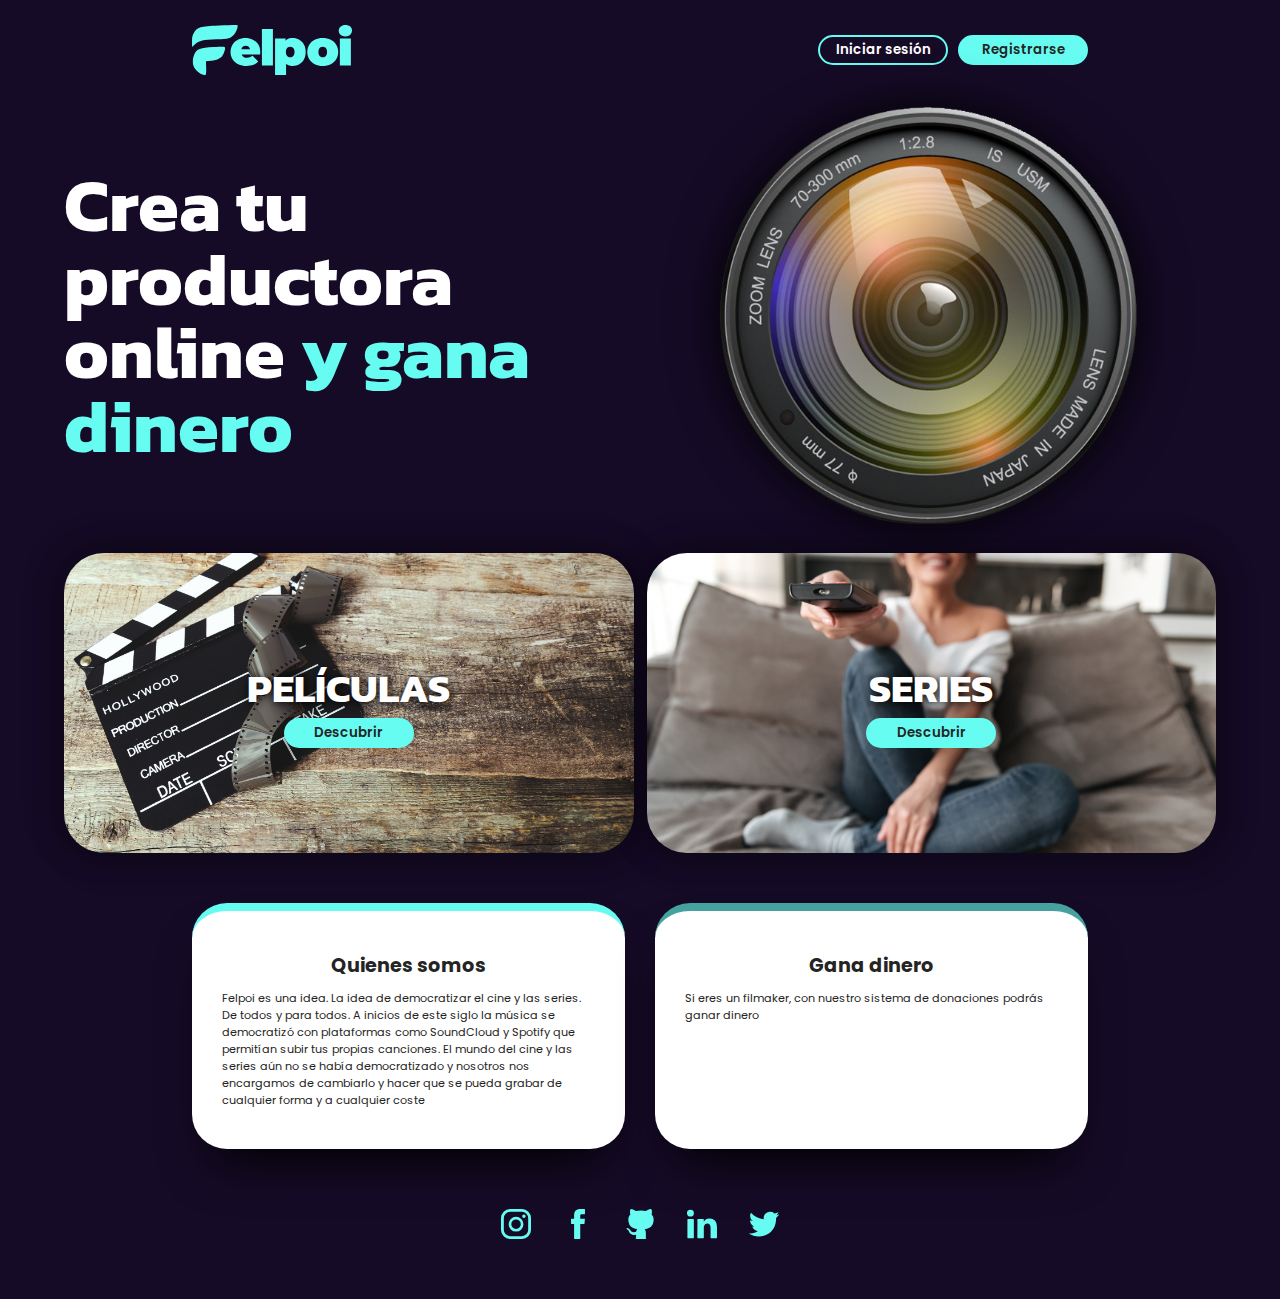
<file: index.html>
<!DOCTYPE html>
<html lang="es">
<head>
    <meta charset="UTF-8">
    <meta http-equiv="X-UA-Compatible" content="IE=edge">
    <meta name="viewport" content="width=device-width, initial-scale=1.0">

    <link rel="preconnect" href="https://fonts.googleapis.com">
    <link rel="preconnect" href="https://fonts.gstatic.com" crossorigin>
    <link href="https://fonts.googleapis.com/css2?family=Kanit:wght@100;200;300;400;500;600;700;800;900&family=Poppins:wght@200;400;600;700;800&display=swap" rel="stylesheet">
    <link rel="stylesheet" href="style.css">
    <link rel="stylesheet" href="./mediaQuery/tablet.css" media="(max-width: 768px)">
    <link rel="stylesheet" href="./" media="(max-width: 425px)">
    <title>Felpoi</title>
</head>
<body>
    <!-- <img class="texture" src="./image/texture2.jpg" alt=""> -->
    <header class="header">
        <nav class="header-container">
            <img class="icon-header" src="./logos/felpoi.svg" alt="">
            <div class="button-container">
                <a href="./login.html"><button class="button2">Iniciar sesión</button></a>
                <a href="./register.html"><button class="button1">Registrarse</button></a>
            </div>
        </nav>
    </header>
<!-- ------------------------------------------------------------ -->
    <main>
        <section class="container-primero">
            <div class="section-primero">
             
                <h1>Crea tu productora online <span class="text-color"> y gana dinero </span></h1>
            
                <img src="./image/lente.png" alt="">
            </div>
            
        </section>

<!-- ------------------------------------------------------------ -->

        <section class="container-segundo">
            <section class="grid-container-segundo">
                    <section class="section-info zoom-effect">
                        <div class="info">
                            <h2>PELÍCULAS</h2>
                            <button class="button1">Descubrir</button>
                        </div>
                    </section>

                    <section class="section-info-2 zoom-effect">
                        <div class="info">
                            <h2>SERIES</h2>
                            <button class="button1">Descubrir</button>
                        </div>
                    </section>
            </section>       
        </section>

<!-- ------------------------------------------------------------ -->
    <section class="container-grid">
        <section class="section-container tercero">

                <div class="box linea1">
                  <h2>Quienes somos</h2>
                  <p>Felpoi es una idea.
                    La idea de democratizar el cine y las series. De todos y para todos.

                    A inicios de este siglo la música se democratizó con plataformas como SoundCloud y Spotify que permitían subir tus propias canciones.

                    El mundo del cine y las series aún no se había democratizado y nosotros nos encargamos de cambiarlo y hacer que se pueda grabar de cualquier forma y a cualquier coste</p>
        
                </div>
            
                <div class="box linea2">
                  <h2>Gana dinero</h2>
                  <p>Si eres un filmaker, con nuestro sistema de donaciones podrás ganar dinero</p>
                </div>

        </section>
    </section>
    
    </main>
<!-- ------------------------------------------------------------ -->
    <footer>
        <div class="redes-container">
            <div class="iconos">
                <ul>
                    <li><a rel="noopener noreferrer" target="_blank" href="https://www.instagram.com/luisbatteur/?hl=es-la"><svg xmlns="http://www.w3.org/2000/svg" viewBox="0 0 48.66 48.66"><defs></defs><title>instagram</title><g id="Capa_2" data-name="Capa 2"><g id="Capa_1-2" data-name="Capa 1"><path d="M37.13,9A2.86,2.86,0,1,0,40,11.82,2.86,2.86,0,0,0,37.13,9ZM24.41,12.63a12,12,0,1,0,12,12A12,12,0,0,0,24.41,12.63Zm0,19.71a7.7,7.7,0,1,1,7.7-7.7A7.7,7.7,0,0,1,24.41,32.34ZM48.66,14.66A14.66,14.66,0,0,0,34,0H14.66A14.66,14.66,0,0,0,0,14.66V34A14.66,14.66,0,0,0,14.66,48.66H34A14.66,14.66,0,0,0,48.66,34ZM44.07,34A10.07,10.07,0,0,1,34,44.07H14.66A10.07,10.07,0,0,1,4.59,34V14.66A10.07,10.07,0,0,1,14.66,4.59H34A10.07,10.07,0,0,1,44.07,14.66Z"/></g></g></svg></a></li>
                    <li><a rel="noopener noreferrer" target="_blank" href="https://www.facebook.com/luisbatteur"><svg xmlns="http://www.w3.org/2000/svg" viewBox="0 0 21.67 46.65"><defs></defs><title>facebook</title><g id="Capa_2" data-name="Capa 2"><g id="Capa_1-2" data-name="Capa 1"><path d="M4.78,23.51V46.06a.58.58,0,0,0,.58.59h8.38a.59.59,0,0,0,.59-.59V23.14H20.4A.58.58,0,0,0,21,22.6l.59-6.9a.59.59,0,0,0-.59-.64H14.33v-4.9A2.08,2.08,0,0,1,16.4,8.08h4.68a.58.58,0,0,0,.59-.59V.59A.58.58,0,0,0,21.08,0h-7.9a8.4,8.4,0,0,0-8.4,8.4v6.66H.59a.58.58,0,0,0-.59.59v6.9a.58.58,0,0,0,.59.59H4.78Z"/></g></g></svg></a></li>
                    <li><a rel="noopener noreferrer" target="_blank" href="https://github.com/luisbatteur"><svg xmlns="http://www.w3.org/2000/svg" viewBox="0 0 43.06 47.54"><defs></defs><title>github</title><g id="Capa_2" data-name="Capa 2"><g id="Capa_1-2" data-name="Capa 1"><path d="M17.32,31.85c-1.1-.19-2.13-.34-3.15-.55a14.91,14.91,0,0,1-6.71-3.09,12.51,12.51,0,0,1-4.12-8,17,17,0,0,1,.08-6.67A11.61,11.61,0,0,1,6,8.62a.6.6,0,0,0,.16-.71A10.85,10.85,0,0,1,6.48.4.6.6,0,0,1,6.94.07a14.59,14.59,0,0,1,2.4.31A20.59,20.59,0,0,1,14.83,3a1.14,1.14,0,0,0,.78.15,30,30,0,0,1,14.68,0,1.38,1.38,0,0,0,1.2-.22A17.94,17.94,0,0,1,37.67.16C39.38-.18,39.54-.1,40,1.56a11.25,11.25,0,0,1,0,6.35.76.76,0,0,0,.11.61,12.3,12.3,0,0,1,3,9.12A18.77,18.77,0,0,1,41.74,24a11.7,11.7,0,0,1-7.89,6.77c-1.62.48-3.3.76-5,1.14,0-.06,0,0,0,0a7.36,7.36,0,0,1,1.94,5.31c0,2.74,0,5.49,0,8.23,0,.86.1,1.59,1.07,1.92l-17.71.17c1-.31,1.21-1.06,1.19-2,0-1.55,0-3.1,0-4.71-.78.1-1.47.21-2.16.27a8.9,8.9,0,0,1-6-1.36,6.69,6.69,0,0,1-2.47-3.08A9.17,9.17,0,0,0,1,32a4.07,4.07,0,0,1-.77-.67c-.37-.43-.27-.75.28-.91a3.54,3.54,0,0,1,2.18.13,6.72,6.72,0,0,1,3.59,3,6.58,6.58,0,0,0,3.65,3.05,7.56,7.56,0,0,0,5.17-.45.45.45,0,0,0,.27-.29A6.86,6.86,0,0,1,17.32,31.85Z"/></g></g></svg></a></li>
                    <li><a rel="noopener noreferrer" target="_blank" href="https://www.linkedin.com/in/luis-alberto-quintero/"><svg xmlns="http://www.w3.org/2000/svg" viewBox="0 0 41.04 39.19"><defs></defs><title>linkedin</title><g id="Capa_2" data-name="Capa 2"><g id="Capa_1-2" data-name="Capa 1"><path d="M41,24v14.5a.65.65,0,0,1-.65.65H32.9a.65.65,0,0,1-.65-.65V25.05c0-3.55-1.27-6-4.45-6a4.81,4.81,0,0,0-4.51,3.21A6.06,6.06,0,0,0,23,24.43V38.54a.65.65,0,0,1-.65.65H14.87a.65.65,0,0,1-.65-.65c0-3.59.09-21,0-25.12a.65.65,0,0,1,.65-.65h7.47a.65.65,0,0,1,.65.65v3.09a.47.47,0,0,1-.06.09H23v-.09a8.74,8.74,0,0,1,7.92-4.36C36.7,12.15,41,15.92,41,24ZM1.22,39.19H8.71a.65.65,0,0,0,.65-.65V13.42a.65.65,0,0,0-.65-.65H1.22a.65.65,0,0,0-.65.65V38.54A.65.65,0,0,0,1.22,39.19Z"/><path d="M9.41,4.7A4.71,4.71,0,1,1,4.7,0,4.71,4.71,0,0,1,9.41,4.7Z"/></g></g></svg></a></li>
                    <li><a rel="noopener noreferrer" target="_blank" href="https://twitter.com/luisbatteur"><svg xmlns="http://www.w3.org/2000/svg" viewBox="0 0 45.36 37.36"><defs></defs><title>twitter</title><g id="Capa_2" data-name="Capa 2"><g id="Capa_1-2" data-name="Capa 1"><path d="M45.19,4.48A18.69,18.69,0,0,1,40.6,5.79c.74-.13,1.83-1.46,2.27-2A8.58,8.58,0,0,0,44.39,1c0-.08.07-.18,0-.24a.25.25,0,0,0-.24,0A23.59,23.59,0,0,1,38.7,2.87a.37.37,0,0,1-.38-.1,4.29,4.29,0,0,0-.47-.48A9.73,9.73,0,0,0,35.21.67a9.17,9.17,0,0,0-4-.65,9.76,9.76,0,0,0-6.93,3.61,9.43,9.43,0,0,0-1.85,3.7,10.09,10.09,0,0,0-.1,3.91c0,.22,0,.25-.19.22C14.63,10.35,8.43,7.67,3.4,1.94c-.22-.25-.34-.25-.51,0-2.21,3.3-1.14,8.6,1.61,11.2.37.35.75.7,1.15,1a9.19,9.19,0,0,1-3.61-1c-.22-.13-.33-.06-.34.19a6.49,6.49,0,0,0,.05,1.07,9.61,9.61,0,0,0,5.91,7.65,5.17,5.17,0,0,0,1.2.36,10.4,10.4,0,0,1-3.54.11c-.25-.05-.35.08-.25.33C6.62,27.12,10,28.38,12.5,29.1c.34.06.68.06,1,.14,0,0,0,0-.06.06-.84,1.27-3.73,2.22-5.08,2.69A18.23,18.23,0,0,1,.66,33c-.41-.06-.5,0-.61,0s0,.17.12.28c.52.35,1.06.66,1.6,1a25.53,25.53,0,0,0,5.16,2.07C16.2,38.83,26.63,37,33.59,30,39.05,24.6,41,17.12,41,9.62c0-.29.35-.45.55-.61a17.7,17.7,0,0,0,3.61-3.77,1.11,1.11,0,0,0,.23-.72v0C45.36,4.36,45.37,4.39,45.19,4.48Z"/><path class="cls-2" d="M13.47,37.2Z"/><path class="cls-2" d="M13.47,37.2Z"/><path class="cls-2" d="M15,37.24c0-.08.8,0,0,0C15,37.2,15.1,37.24,15,37.24Z"/><path class="cls-2" d="M31,.06a.21.21,0,0,1-.19,0Z"/></g></g></svg></a></li>
                </ul>
            </div>
        </div>
    </footer>


</body>
</html>
</file>
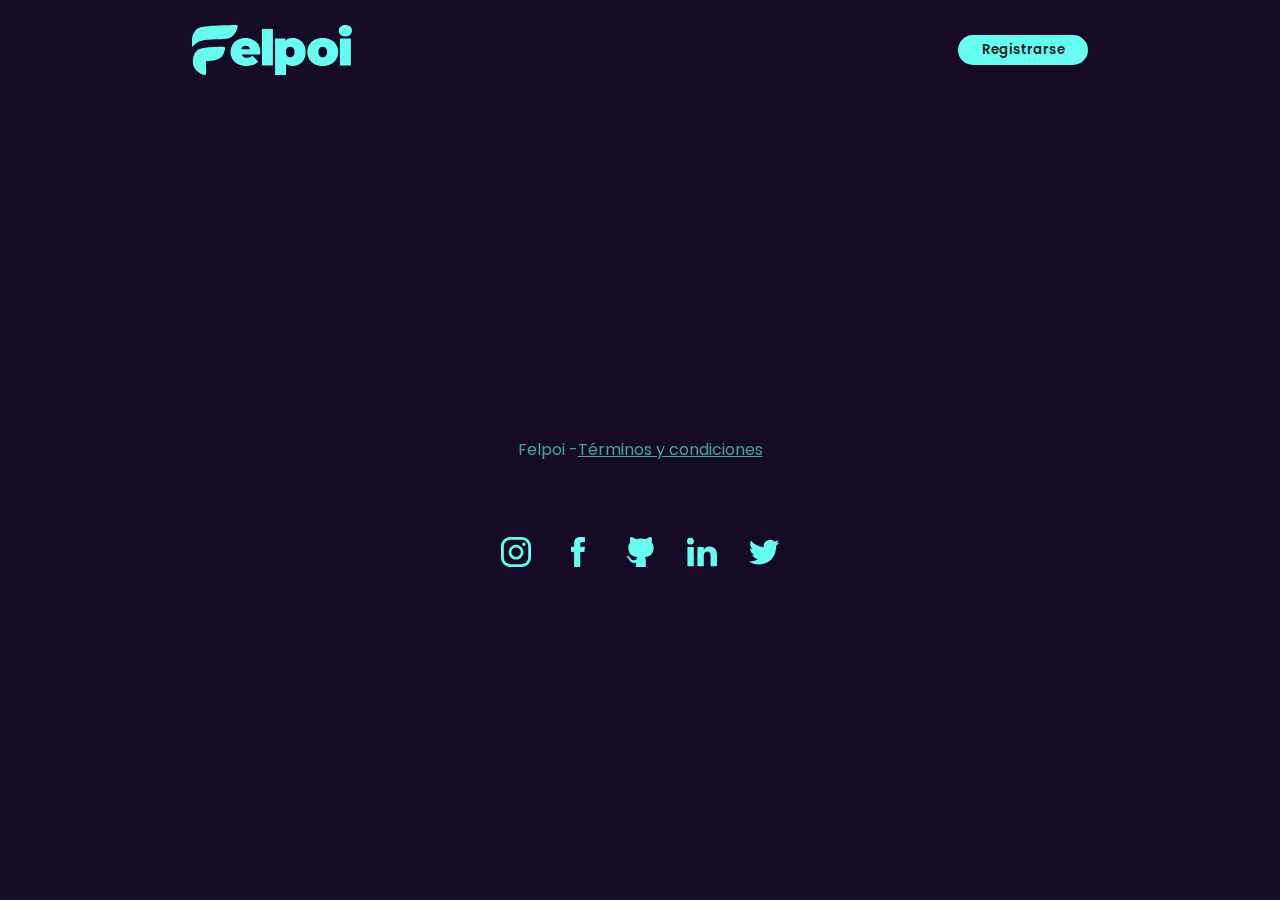
<file: login.html>
<!DOCTYPE html>
<html lang="es">
<head>
    <meta charset="UTF-8">
    <meta http-equiv="X-UA-Compatible" content="IE=edge">
    <meta name="viewport" content="width=device-width, initial-scale=1.0">

    <link rel="preconnect" href="https://fonts.googleapis.com">
    <link rel="preconnect" href="https://fonts.gstatic.com" crossorigin>
    <link href="https://fonts.googleapis.com/css2?family=Kanit:wght@100;200;300;400;500;600;700;800;900&family=Poppins:wght@200;400;600;700;800&display=swap" rel="stylesheet">
    <link rel="stylesheet" href="style.css">
    <link rel="stylesheet" href="formstyle.css">
    <link rel="stylesheet" href="./mediaQuery/tablet.css" media="(max-width: 768px)">
    <link rel="stylesheet" href="./" media="(max-width: 425px)">
    <title>Felpoi</title>
</head>
<body>
    <!-- <img class="texture" src="./image/texture2.jpg" alt=""> -->
    <header class="header">
        <nav class="header-container">
            <img class="icon-header" src="./logos/felpoi.svg"  alt="">
            <div class="button-container">
                <a href="./register.html" rel="noopener noreferrer"><button class="button1">Registrarse</button></a>

            </div>
        </nav>
    </header>
<!-- ------------------------------------------------------------ -->
    <main>

        <div class="form_wrapper">
            <div class="form_container">
              <div class="title_container">
                <h2>Iniciar sesión</h2>
              </div>
              <div class="row clearfix">
                <div class="">
                  <form>
                    <div class="input_field">
                         
                      <input type="email" name="email" placeholder="Correo" required />
                    </div>
                    <div class="input_field">
                      <input type="password" name="password" placeholder="Contraseña" required />
                    </div>
      
                    <input class="button1" type="submit" value="Iniciar sesión" />
                  </form>
                </div>
              </div>
            </div>
          </div>
          <p class="credit">Felpoi -<a href="#" target="_blank">Términos y condiciones</a></p>


    </main>
<!-- ------------------------------------------------------------ -->
    <footer>
        <div class="redes-container">
            <div class="iconos">
                <ul>
                    <li><a target="_blank" href="https://www.instagram.com/luisbatteur/?hl=es-la"><svg xmlns="http://www.w3.org/2000/svg" viewBox="0 0 48.66 48.66"><defs></defs><title>instagram</title><g id="Capa_2" data-name="Capa 2"><g id="Capa_1-2" data-name="Capa 1"><path d="M37.13,9A2.86,2.86,0,1,0,40,11.82,2.86,2.86,0,0,0,37.13,9ZM24.41,12.63a12,12,0,1,0,12,12A12,12,0,0,0,24.41,12.63Zm0,19.71a7.7,7.7,0,1,1,7.7-7.7A7.7,7.7,0,0,1,24.41,32.34ZM48.66,14.66A14.66,14.66,0,0,0,34,0H14.66A14.66,14.66,0,0,0,0,14.66V34A14.66,14.66,0,0,0,14.66,48.66H34A14.66,14.66,0,0,0,48.66,34ZM44.07,34A10.07,10.07,0,0,1,34,44.07H14.66A10.07,10.07,0,0,1,4.59,34V14.66A10.07,10.07,0,0,1,14.66,4.59H34A10.07,10.07,0,0,1,44.07,14.66Z"/></g></g></svg></a></li>
                    <li><a target="_blank" href="https://www.facebook.com/luisbatteur"><svg xmlns="http://www.w3.org/2000/svg" viewBox="0 0 21.67 46.65"><defs></defs><title>facebook</title><g id="Capa_2" data-name="Capa 2"><g id="Capa_1-2" data-name="Capa 1"><path d="M4.78,23.51V46.06a.58.58,0,0,0,.58.59h8.38a.59.59,0,0,0,.59-.59V23.14H20.4A.58.58,0,0,0,21,22.6l.59-6.9a.59.59,0,0,0-.59-.64H14.33v-4.9A2.08,2.08,0,0,1,16.4,8.08h4.68a.58.58,0,0,0,.59-.59V.59A.58.58,0,0,0,21.08,0h-7.9a8.4,8.4,0,0,0-8.4,8.4v6.66H.59a.58.58,0,0,0-.59.59v6.9a.58.58,0,0,0,.59.59H4.78Z"/></g></g></svg></a></li>
                    <li><a target="_blank" href="https://github.com/luisbatteur"><svg xmlns="http://www.w3.org/2000/svg" viewBox="0 0 43.06 47.54"><defs></defs><title>github</title><g id="Capa_2" data-name="Capa 2"><g id="Capa_1-2" data-name="Capa 1"><path d="M17.32,31.85c-1.1-.19-2.13-.34-3.15-.55a14.91,14.91,0,0,1-6.71-3.09,12.51,12.51,0,0,1-4.12-8,17,17,0,0,1,.08-6.67A11.61,11.61,0,0,1,6,8.62a.6.6,0,0,0,.16-.71A10.85,10.85,0,0,1,6.48.4.6.6,0,0,1,6.94.07a14.59,14.59,0,0,1,2.4.31A20.59,20.59,0,0,1,14.83,3a1.14,1.14,0,0,0,.78.15,30,30,0,0,1,14.68,0,1.38,1.38,0,0,0,1.2-.22A17.94,17.94,0,0,1,37.67.16C39.38-.18,39.54-.1,40,1.56a11.25,11.25,0,0,1,0,6.35.76.76,0,0,0,.11.61,12.3,12.3,0,0,1,3,9.12A18.77,18.77,0,0,1,41.74,24a11.7,11.7,0,0,1-7.89,6.77c-1.62.48-3.3.76-5,1.14,0-.06,0,0,0,0a7.36,7.36,0,0,1,1.94,5.31c0,2.74,0,5.49,0,8.23,0,.86.1,1.59,1.07,1.92l-17.71.17c1-.31,1.21-1.06,1.19-2,0-1.55,0-3.1,0-4.71-.78.1-1.47.21-2.16.27a8.9,8.9,0,0,1-6-1.36,6.69,6.69,0,0,1-2.47-3.08A9.17,9.17,0,0,0,1,32a4.07,4.07,0,0,1-.77-.67c-.37-.43-.27-.75.28-.91a3.54,3.54,0,0,1,2.18.13,6.72,6.72,0,0,1,3.59,3,6.58,6.58,0,0,0,3.65,3.05,7.56,7.56,0,0,0,5.17-.45.45.45,0,0,0,.27-.29A6.86,6.86,0,0,1,17.32,31.85Z"/></g></g></svg></a></li>
                    <li><a target="_blank" href="https://www.linkedin.com/in/luis-alberto-quintero/"><svg xmlns="http://www.w3.org/2000/svg" viewBox="0 0 41.04 39.19"><defs></defs><title>linkedin</title><g id="Capa_2" data-name="Capa 2"><g id="Capa_1-2" data-name="Capa 1"><path d="M41,24v14.5a.65.65,0,0,1-.65.65H32.9a.65.65,0,0,1-.65-.65V25.05c0-3.55-1.27-6-4.45-6a4.81,4.81,0,0,0-4.51,3.21A6.06,6.06,0,0,0,23,24.43V38.54a.65.65,0,0,1-.65.65H14.87a.65.65,0,0,1-.65-.65c0-3.59.09-21,0-25.12a.65.65,0,0,1,.65-.65h7.47a.65.65,0,0,1,.65.65v3.09a.47.47,0,0,1-.06.09H23v-.09a8.74,8.74,0,0,1,7.92-4.36C36.7,12.15,41,15.92,41,24ZM1.22,39.19H8.71a.65.65,0,0,0,.65-.65V13.42a.65.65,0,0,0-.65-.65H1.22a.65.65,0,0,0-.65.65V38.54A.65.65,0,0,0,1.22,39.19Z"/><path d="M9.41,4.7A4.71,4.71,0,1,1,4.7,0,4.71,4.71,0,0,1,9.41,4.7Z"/></g></g></svg></a></li>
                    <li><a target="_blank" href="https://twitter.com/luisbatteur"><svg xmlns="http://www.w3.org/2000/svg" viewBox="0 0 45.36 37.36"><defs></defs><title>twitter</title><g id="Capa_2" data-name="Capa 2"><g id="Capa_1-2" data-name="Capa 1"><path d="M45.19,4.48A18.69,18.69,0,0,1,40.6,5.79c.74-.13,1.83-1.46,2.27-2A8.58,8.58,0,0,0,44.39,1c0-.08.07-.18,0-.24a.25.25,0,0,0-.24,0A23.59,23.59,0,0,1,38.7,2.87a.37.37,0,0,1-.38-.1,4.29,4.29,0,0,0-.47-.48A9.73,9.73,0,0,0,35.21.67a9.17,9.17,0,0,0-4-.65,9.76,9.76,0,0,0-6.93,3.61,9.43,9.43,0,0,0-1.85,3.7,10.09,10.09,0,0,0-.1,3.91c0,.22,0,.25-.19.22C14.63,10.35,8.43,7.67,3.4,1.94c-.22-.25-.34-.25-.51,0-2.21,3.3-1.14,8.6,1.61,11.2.37.35.75.7,1.15,1a9.19,9.19,0,0,1-3.61-1c-.22-.13-.33-.06-.34.19a6.49,6.49,0,0,0,.05,1.07,9.61,9.61,0,0,0,5.91,7.65,5.17,5.17,0,0,0,1.2.36,10.4,10.4,0,0,1-3.54.11c-.25-.05-.35.08-.25.33C6.62,27.12,10,28.38,12.5,29.1c.34.06.68.06,1,.14,0,0,0,0-.06.06-.84,1.27-3.73,2.22-5.08,2.69A18.23,18.23,0,0,1,.66,33c-.41-.06-.5,0-.61,0s0,.17.12.28c.52.35,1.06.66,1.6,1a25.53,25.53,0,0,0,5.16,2.07C16.2,38.83,26.63,37,33.59,30,39.05,24.6,41,17.12,41,9.62c0-.29.35-.45.55-.61a17.7,17.7,0,0,0,3.61-3.77,1.11,1.11,0,0,0,.23-.72v0C45.36,4.36,45.37,4.39,45.19,4.48Z"/><path class="cls-2" d="M13.47,37.2Z"/><path class="cls-2" d="M13.47,37.2Z"/><path class="cls-2" d="M15,37.24c0-.08.8,0,0,0C15,37.2,15.1,37.24,15,37.24Z"/><path class="cls-2" d="M31,.06a.21.21,0,0,1-.19,0Z"/></g></g></svg></a></li>
                </ul>
            </div>
        </div>
    </footer>


</body>
</html>
</file>
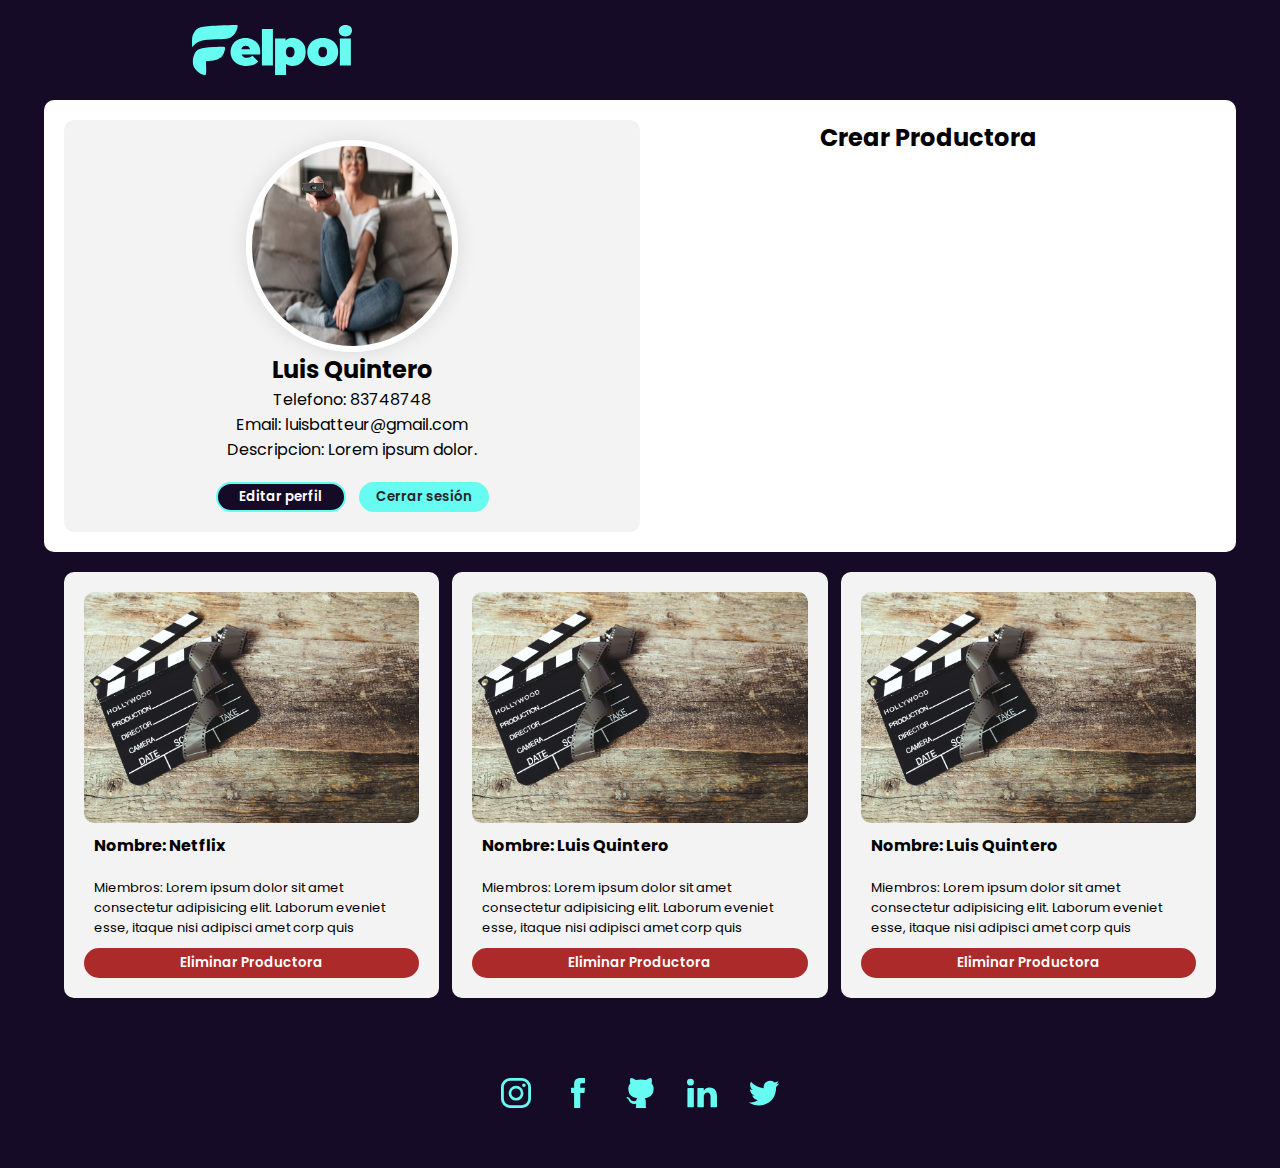
<file: perfil.html>
<!DOCTYPE html>
<html lang="es">
<head>
    <meta charset="UTF-8">
    <meta http-equiv="X-UA-Compatible" content="IE=edge">
    <meta name="viewport" content="width=device-width, initial-scale=1.0">

    <link rel="preconnect" href="https://fonts.googleapis.com">
    <link rel="preconnect" href="https://fonts.gstatic.com" crossorigin>
    <link href="https://fonts.googleapis.com/css2?family=Kanit:wght@100;200;300;400;500;600;700;800;900&family=Poppins:wght@200;400;600;700;800&display=swap" rel="stylesheet">
    <link rel="stylesheet" href="style.css">
    <link rel="stylesheet" href="./formstyle.css">
    <link rel="stylesheet" href="./stylesperfil.css">
    <link rel="stylesheet" href="./mediaQuery/tablet.css" media="(max-width: 768px)">
    <link rel="stylesheet" href="./" media="(max-width: 425px)">
    <title>Mi perfil</title>
</head>
<body>
    <!-- <img class="texture" src="./image/texture2.jpg" alt=""> -->
    <header class="header">
        <nav class="header-container">
            <img class="icon-header" src="./logos/felpoi.svg"  alt="">
        </nav>
    </header>
<!-- ------------------------------------------------------------ -->
    <main>
       <section class="perfil-container">
        <section class="perfil-container-grid">
            <div class="info-perfil">
                <div class="img-perfil">
                    <img src="./image/series.jpg" alt="">
                </div>
                    <h2 class="nombre">Luis Quintero</h2>
                    <p class="phone">Telefono: 83748748</p>
                    <p class="email">Email: luisbatteur@gmail.com</p>
                    <p class="description">Descripcion: Lorem ipsum dolor.</p>
                    <div class="btn-container">
                        <a href=""><button class="button2">Editar perfil</button></a>
                        <a href=""><button class="button1">Cerrar sesión</button></a>
                    </div>
            </div>
            <div class="form-productora">
                <h2>Crear Productora</h2>
                <div class="form_wrapper">
                    <div class="form_container">
                      <div class="row clearfix">
                        <div class="">
                          <form>
                            <div class="input_field">
                                <input type="text" name="name" placeholder="Nombre" />
                            </div>
                            <div class="input_field">
                                <input type="text" name="members" placeholder="Miembros" required />
                            </div>
              
                            <div class="container-input">
                                <input type="file" name="file-1" id="file-1" class="inputfile inputfile-1" data-multiple-caption="{count} archivos seleccionados" multiple />
                                <label for="file-1">
                                <svg xmlns="http://www.w3.org/2000/svg" class="iborrainputfile" width="20" height="17" viewBox="0 0 20 17"><path d="M10 0l-5.2 4.9h3.3v5.1h3.8v-5.1h3.3l-5.2-4.9zm9.3 11.5l-3.2-2.1h-2l3.4 2.6h-3.5c-.1 0-.2.1-.2.1l-.8 2.3h-6l-.8-2.2c-.1-.1-.1-.2-.2-.2h-3.6l3.4-2.6h-2l-3.2 2.1c-.4.3-.7 1-.6 1.5l.6 3.1c.1.5.7.9 1.2.9h16.3c.6 0 1.1-.4 1.3-.9l.6-3.1c.1-.5-.2-1.2-.7-1.5z"></path></svg>
                                <span class="iborrainputfile">Logo</span>
                                </label>
                                </div>
        
                            <input class="button1" type="submit" value="Guardar" />
                          </form>
                        </div>
                      </div>
                    </div>
                  </div>
            </div>
        </section>        
       </section>

       <section class="productoras-container">
          <section class="productoras-grid">
            <div class="productoras-card">
              <div class="img-card"><img src="./image/peliculas.jpg" alt=""></div>
              <div class="info-card">
                <h4>Nombre: Netflix</h4>
                <p>Miembros: Lorem ipsum dolor sit amet consectetur adipisicing elit. Laborum eveniet esse, itaque nisi adipisci amet corp quis</p>
                <a href=""><button class="button3">Eliminar Productora</button></a>
              </div>
            </div>

            <div class="productoras-card">
              <div class="img-card"><img src="./image/peliculas.jpg" alt=""></div>
              <div class="info-card">
                <h4>Nombre: Luis Quintero</h4>
                <p>Miembros: Lorem ipsum dolor sit amet consectetur adipisicing elit. Laborum eveniet esse, itaque nisi adipisci amet corp quis</p>
                <a href=""><button class="button3">Eliminar Productora</button></a>
              </div>
            </div>

            <div class="productoras-card">
              <div class="img-card"><img src="./image/peliculas.jpg" alt=""></div>
              <div class="info-card">
                <h4>Nombre: Luis Quintero</h4>
                <p>Miembros: Lorem ipsum dolor sit amet consectetur adipisicing elit. Laborum eveniet esse, itaque nisi adipisci amet corp quis</p>
                <a href=""><button class="button3">Eliminar Productora</button></a>
              </div>
            </div>

          </section>
       </section>
    
    </main>
<!-- ------------------------------------------------------------ -->
    <footer>
        <div class="redes-container">
            <div class="iconos">
                <ul>
                    <li><a rel="noopener noreferrer" target="_blank" href="https://www.instagram.com/luisbatteur/?hl=es-la"><svg xmlns="http://www.w3.org/2000/svg" viewBox="0 0 48.66 48.66"><defs></defs><title>instagram</title><g id="Capa_2" data-name="Capa 2"><g id="Capa_1-2" data-name="Capa 1"><path d="M37.13,9A2.86,2.86,0,1,0,40,11.82,2.86,2.86,0,0,0,37.13,9ZM24.41,12.63a12,12,0,1,0,12,12A12,12,0,0,0,24.41,12.63Zm0,19.71a7.7,7.7,0,1,1,7.7-7.7A7.7,7.7,0,0,1,24.41,32.34ZM48.66,14.66A14.66,14.66,0,0,0,34,0H14.66A14.66,14.66,0,0,0,0,14.66V34A14.66,14.66,0,0,0,14.66,48.66H34A14.66,14.66,0,0,0,48.66,34ZM44.07,34A10.07,10.07,0,0,1,34,44.07H14.66A10.07,10.07,0,0,1,4.59,34V14.66A10.07,10.07,0,0,1,14.66,4.59H34A10.07,10.07,0,0,1,44.07,14.66Z"/></g></g></svg></a></li>
                    <li><a rel="noopener noreferrer" target="_blank" href="https://www.facebook.com/luisbatteur"><svg xmlns="http://www.w3.org/2000/svg" viewBox="0 0 21.67 46.65"><defs></defs><title>facebook</title><g id="Capa_2" data-name="Capa 2"><g id="Capa_1-2" data-name="Capa 1"><path d="M4.78,23.51V46.06a.58.58,0,0,0,.58.59h8.38a.59.59,0,0,0,.59-.59V23.14H20.4A.58.58,0,0,0,21,22.6l.59-6.9a.59.59,0,0,0-.59-.64H14.33v-4.9A2.08,2.08,0,0,1,16.4,8.08h4.68a.58.58,0,0,0,.59-.59V.59A.58.58,0,0,0,21.08,0h-7.9a8.4,8.4,0,0,0-8.4,8.4v6.66H.59a.58.58,0,0,0-.59.59v6.9a.58.58,0,0,0,.59.59H4.78Z"/></g></g></svg></a></li>
                    <li><a rel="noopener noreferrer" target="_blank" href="https://github.com/luisbatteur"><svg xmlns="http://www.w3.org/2000/svg" viewBox="0 0 43.06 47.54"><defs></defs><title>github</title><g id="Capa_2" data-name="Capa 2"><g id="Capa_1-2" data-name="Capa 1"><path d="M17.32,31.85c-1.1-.19-2.13-.34-3.15-.55a14.91,14.91,0,0,1-6.71-3.09,12.51,12.51,0,0,1-4.12-8,17,17,0,0,1,.08-6.67A11.61,11.61,0,0,1,6,8.62a.6.6,0,0,0,.16-.71A10.85,10.85,0,0,1,6.48.4.6.6,0,0,1,6.94.07a14.59,14.59,0,0,1,2.4.31A20.59,20.59,0,0,1,14.83,3a1.14,1.14,0,0,0,.78.15,30,30,0,0,1,14.68,0,1.38,1.38,0,0,0,1.2-.22A17.94,17.94,0,0,1,37.67.16C39.38-.18,39.54-.1,40,1.56a11.25,11.25,0,0,1,0,6.35.76.76,0,0,0,.11.61,12.3,12.3,0,0,1,3,9.12A18.77,18.77,0,0,1,41.74,24a11.7,11.7,0,0,1-7.89,6.77c-1.62.48-3.3.76-5,1.14,0-.06,0,0,0,0a7.36,7.36,0,0,1,1.94,5.31c0,2.74,0,5.49,0,8.23,0,.86.1,1.59,1.07,1.92l-17.71.17c1-.31,1.21-1.06,1.19-2,0-1.55,0-3.1,0-4.71-.78.1-1.47.21-2.16.27a8.9,8.9,0,0,1-6-1.36,6.69,6.69,0,0,1-2.47-3.08A9.17,9.17,0,0,0,1,32a4.07,4.07,0,0,1-.77-.67c-.37-.43-.27-.75.28-.91a3.54,3.54,0,0,1,2.18.13,6.72,6.72,0,0,1,3.59,3,6.58,6.58,0,0,0,3.65,3.05,7.56,7.56,0,0,0,5.17-.45.45.45,0,0,0,.27-.29A6.86,6.86,0,0,1,17.32,31.85Z"/></g></g></svg></a></li>
                    <li><a rel="noopener noreferrer" target="_blank" href="https://www.linkedin.com/in/luis-alberto-quintero/"><svg xmlns="http://www.w3.org/2000/svg" viewBox="0 0 41.04 39.19"><defs></defs><title>linkedin</title><g id="Capa_2" data-name="Capa 2"><g id="Capa_1-2" data-name="Capa 1"><path d="M41,24v14.5a.65.65,0,0,1-.65.65H32.9a.65.65,0,0,1-.65-.65V25.05c0-3.55-1.27-6-4.45-6a4.81,4.81,0,0,0-4.51,3.21A6.06,6.06,0,0,0,23,24.43V38.54a.65.65,0,0,1-.65.65H14.87a.65.65,0,0,1-.65-.65c0-3.59.09-21,0-25.12a.65.65,0,0,1,.65-.65h7.47a.65.65,0,0,1,.65.65v3.09a.47.47,0,0,1-.06.09H23v-.09a8.74,8.74,0,0,1,7.92-4.36C36.7,12.15,41,15.92,41,24ZM1.22,39.19H8.71a.65.65,0,0,0,.65-.65V13.42a.65.65,0,0,0-.65-.65H1.22a.65.65,0,0,0-.65.65V38.54A.65.65,0,0,0,1.22,39.19Z"/><path d="M9.41,4.7A4.71,4.71,0,1,1,4.7,0,4.71,4.71,0,0,1,9.41,4.7Z"/></g></g></svg></a></li>
                    <li><a rel="noopener noreferrer" target="_blank" href="https://twitter.com/luisbatteur"><svg xmlns="http://www.w3.org/2000/svg" viewBox="0 0 45.36 37.36"><defs></defs><title>twitter</title><g id="Capa_2" data-name="Capa 2"><g id="Capa_1-2" data-name="Capa 1"><path d="M45.19,4.48A18.69,18.69,0,0,1,40.6,5.79c.74-.13,1.83-1.46,2.27-2A8.58,8.58,0,0,0,44.39,1c0-.08.07-.18,0-.24a.25.25,0,0,0-.24,0A23.59,23.59,0,0,1,38.7,2.87a.37.37,0,0,1-.38-.1,4.29,4.29,0,0,0-.47-.48A9.73,9.73,0,0,0,35.21.67a9.17,9.17,0,0,0-4-.65,9.76,9.76,0,0,0-6.93,3.61,9.43,9.43,0,0,0-1.85,3.7,10.09,10.09,0,0,0-.1,3.91c0,.22,0,.25-.19.22C14.63,10.35,8.43,7.67,3.4,1.94c-.22-.25-.34-.25-.51,0-2.21,3.3-1.14,8.6,1.61,11.2.37.35.75.7,1.15,1a9.19,9.19,0,0,1-3.61-1c-.22-.13-.33-.06-.34.19a6.49,6.49,0,0,0,.05,1.07,9.61,9.61,0,0,0,5.91,7.65,5.17,5.17,0,0,0,1.2.36,10.4,10.4,0,0,1-3.54.11c-.25-.05-.35.08-.25.33C6.62,27.12,10,28.38,12.5,29.1c.34.06.68.06,1,.14,0,0,0,0-.06.06-.84,1.27-3.73,2.22-5.08,2.69A18.23,18.23,0,0,1,.66,33c-.41-.06-.5,0-.61,0s0,.17.12.28c.52.35,1.06.66,1.6,1a25.53,25.53,0,0,0,5.16,2.07C16.2,38.83,26.63,37,33.59,30,39.05,24.6,41,17.12,41,9.62c0-.29.35-.45.55-.61a17.7,17.7,0,0,0,3.61-3.77,1.11,1.11,0,0,0,.23-.72v0C45.36,4.36,45.37,4.39,45.19,4.48Z"/><path class="cls-2" d="M13.47,37.2Z"/><path class="cls-2" d="M13.47,37.2Z"/><path class="cls-2" d="M15,37.24c0-.08.8,0,0,0C15,37.2,15.1,37.24,15,37.24Z"/><path class="cls-2" d="M31,.06a.21.21,0,0,1-.19,0Z"/></g></g></svg></a></li>
                </ul>
            </div>
        </div>
    </footer>

    <script>
        (function (document, window, index) {
        var inputs = document.querySelectorAll(".inputfile");
        Array.prototype.forEach.call(inputs, function (input) {
          var label = input.nextElementSibling,
            labelVal = label.innerHTML;
      
          input.addEventListener("change", function (e) {
            var fileName = "";
            if (this.files && this.files.length > 1)
              fileName = (this.getAttribute("data-multiple-caption") || "").replace(
                "{count}",
                this.files.length
              );
            else fileName = e.target.value.split("\\").pop();
      
            if (fileName) label.querySelector("span").innerHTML = fileName;
            else label.innerHTML = labelVal;
          });
        });
      })(document, window, 0);
      </script>
</body>
</html>
</file>
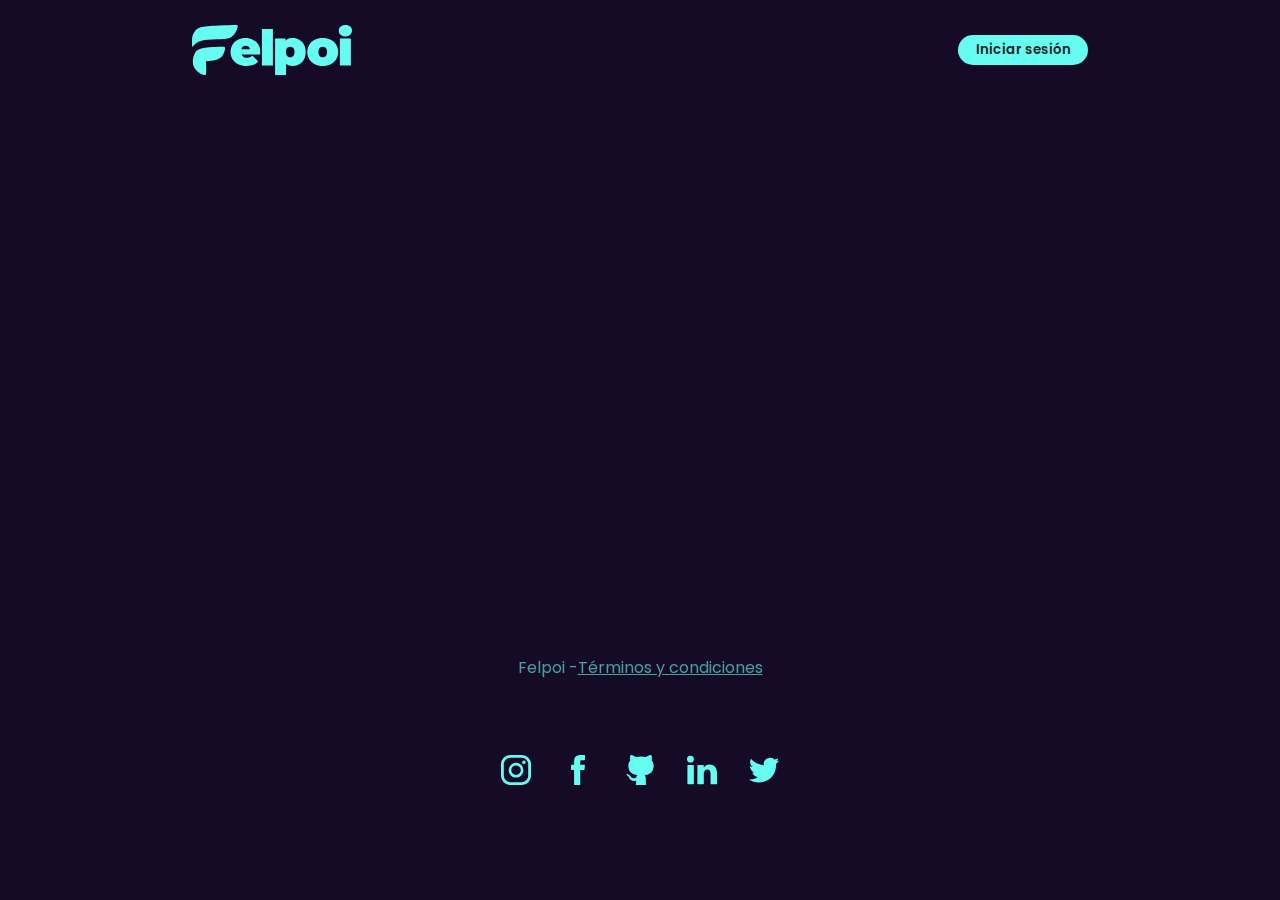
<file: register.html>
<!DOCTYPE html>
<html lang="es">
<head>
    <meta charset="UTF-8">
    <meta http-equiv="X-UA-Compatible" content="IE=edge">
    <meta name="viewport" content="width=device-width, initial-scale=1.0">

    <link rel="preconnect" href="https://fonts.googleapis.com">
    <link rel="preconnect" href="https://fonts.gstatic.com" crossorigin>
    <link href="https://fonts.googleapis.com/css2?family=Kanit:wght@100;200;300;400;500;600;700;800;900&family=Poppins:wght@200;400;600;700;800&display=swap" rel="stylesheet">
    <link rel="stylesheet" href="style.css">
    <link rel="stylesheet" href="formstyle.css">
    <link rel="stylesheet" href="./mediaQuery/tablet.css" media="(max-width: 768px)">
    <link rel="stylesheet" href="./" media="(max-width: 425px)">
    <title>Felpoi</title>
</head>
<body>
    <!-- <img class="texture" src="./image/texture2.jpg" alt=""> -->
    <header class="header">
        <nav class="header-container">
            <img class="icon-header" src="./logos/felpoi.svg" alt="">
            <div class="button-container">

                <a href="./login.html"><button class="button1">Iniciar sesión</button></a>
            </div>
        </nav>
    </header>
<!-- ------------------------------------------------------------ -->
    <main>

        <div class="form_wrapper">
            <div class="form_container">
              <div class="title_container">
                <h2>Registro</h2>
              </div>
              <div class="row clearfix">
                <div class="">
                  <form>
                      <div class="row clearfix">
                        <div class="col_half">
                          <div class="input_field">
                            <input type="text" name="name" placeholder="Nombre" />
                          </div>
                        </div>
                        <div class="col_half">
                          <div class="input_field">
                            <input type="text" name="name" placeholder="Apellido" required />
                          </div>
                        </div>
                      </div>
                    <div class="input_field">
                         
                      <input type="email" name="email" placeholder="Correo" required />
                    </div>
                    <div class="input_field">
                      <input type="password" name="password" placeholder="Contraseña" required />
                    </div>
                    <div class="input_field">
                      <input type="tel" name="phone" placeholder="Teléfono" required />
                    </div>
                    <div class="container-input">
                      <input type="file" name="file-1" id="file-1" class="inputfile inputfile-1" data-multiple-caption="{count} archivos seleccionados" multiple />
                      <label for="file-1">
                      <svg xmlns="http://www.w3.org/2000/svg" class="iborrainputfile" width="20" height="17" viewBox="0 0 20 17"><path d="M10 0l-5.2 4.9h3.3v5.1h3.8v-5.1h3.3l-5.2-4.9zm9.3 11.5l-3.2-2.1h-2l3.4 2.6h-3.5c-.1 0-.2.1-.2.1l-.8 2.3h-6l-.8-2.2c-.1-.1-.1-.2-.2-.2h-3.6l3.4-2.6h-2l-3.2 2.1c-.4.3-.7 1-.6 1.5l.6 3.1c.1.5.7.9 1.2.9h16.3c.6 0 1.1-.4 1.3-.9l.6-3.1c.1-.5-.2-1.2-.7-1.5z"></path></svg>
                      <span class="iborrainputfile">Foto de perfil</span>
                      </label>
                      </div>
                    <!-- <div class="input_field"> 
                      <input type="password" name="password" placeholder="Confirme contraseña" required />
                    </div> -->
                          <!-- <div class="input_field radio_option">
                        <input type="radio" name="radiogroup1" id="rd1">
                        <label for="rd1">Hombre</label>
                        <input type="radio" name="radiogroup1" id="rd2">
                        <label for="rd2">Mujer</label>
                        </div> 
                        <div class="input_field select_option">
                          <select>
                            <option>Selecione país</option>
                            <option>Option 1</option>
                            <option>Option 2</option>
                          </select>
                          <div class="select_arrow"></div>
                        </div> -->

                      <div class="input_field checkbox_option">
                          <input type="checkbox" id="cb1">
                          <label for="cb1">Estoy de acuerdo con los términos y condiciones</label>
                      </div>
                   
                      
                    <input class="button1" type="submit" value="Enviar" />
                  </form>
                </div>
              </div>
            </div>
          </div>
          <p class="credit">Felpoi -<a href="#" target="_blank">Términos y condiciones</a></p>

<script>
  (function (document, window, index) {
  var inputs = document.querySelectorAll(".inputfile");
  Array.prototype.forEach.call(inputs, function (input) {
    var label = input.nextElementSibling,
      labelVal = label.innerHTML;

    input.addEventListener("change", function (e) {
      var fileName = "";
      if (this.files && this.files.length > 1)
        fileName = (this.getAttribute("data-multiple-caption") || "").replace(
          "{count}",
          this.files.length
        );
      else fileName = e.target.value.split("\\").pop();

      if (fileName) label.querySelector("span").innerHTML = fileName;
      else label.innerHTML = labelVal;
    });
  });
})(document, window, 0);
</script>
    </main>
<!-- ------------------------------------------------------------ -->
    <footer>
        <div class="redes-container">
            <div class="iconos">
                <ul>
                    <li><a target="_blank" href="https://www.instagram.com/luisbatteur/?hl=es-la"><svg xmlns="http://www.w3.org/2000/svg" viewBox="0 0 48.66 48.66"><defs></defs><title>instagram</title><g id="Capa_2" data-name="Capa 2"><g id="Capa_1-2" data-name="Capa 1"><path d="M37.13,9A2.86,2.86,0,1,0,40,11.82,2.86,2.86,0,0,0,37.13,9ZM24.41,12.63a12,12,0,1,0,12,12A12,12,0,0,0,24.41,12.63Zm0,19.71a7.7,7.7,0,1,1,7.7-7.7A7.7,7.7,0,0,1,24.41,32.34ZM48.66,14.66A14.66,14.66,0,0,0,34,0H14.66A14.66,14.66,0,0,0,0,14.66V34A14.66,14.66,0,0,0,14.66,48.66H34A14.66,14.66,0,0,0,48.66,34ZM44.07,34A10.07,10.07,0,0,1,34,44.07H14.66A10.07,10.07,0,0,1,4.59,34V14.66A10.07,10.07,0,0,1,14.66,4.59H34A10.07,10.07,0,0,1,44.07,14.66Z"/></g></g></svg></a></li>
                    <li><a target="_blank" href="https://www.facebook.com/luisbatteur"><svg xmlns="http://www.w3.org/2000/svg" viewBox="0 0 21.67 46.65"><defs></defs><title>facebook</title><g id="Capa_2" data-name="Capa 2"><g id="Capa_1-2" data-name="Capa 1"><path d="M4.78,23.51V46.06a.58.58,0,0,0,.58.59h8.38a.59.59,0,0,0,.59-.59V23.14H20.4A.58.58,0,0,0,21,22.6l.59-6.9a.59.59,0,0,0-.59-.64H14.33v-4.9A2.08,2.08,0,0,1,16.4,8.08h4.68a.58.58,0,0,0,.59-.59V.59A.58.58,0,0,0,21.08,0h-7.9a8.4,8.4,0,0,0-8.4,8.4v6.66H.59a.58.58,0,0,0-.59.59v6.9a.58.58,0,0,0,.59.59H4.78Z"/></g></g></svg></a></li>
                    <li><a target="_blank" href="https://github.com/luisbatteur"><svg xmlns="http://www.w3.org/2000/svg" viewBox="0 0 43.06 47.54"><defs></defs><title>github</title><g id="Capa_2" data-name="Capa 2"><g id="Capa_1-2" data-name="Capa 1"><path d="M17.32,31.85c-1.1-.19-2.13-.34-3.15-.55a14.91,14.91,0,0,1-6.71-3.09,12.51,12.51,0,0,1-4.12-8,17,17,0,0,1,.08-6.67A11.61,11.61,0,0,1,6,8.62a.6.6,0,0,0,.16-.71A10.85,10.85,0,0,1,6.48.4.6.6,0,0,1,6.94.07a14.59,14.59,0,0,1,2.4.31A20.59,20.59,0,0,1,14.83,3a1.14,1.14,0,0,0,.78.15,30,30,0,0,1,14.68,0,1.38,1.38,0,0,0,1.2-.22A17.94,17.94,0,0,1,37.67.16C39.38-.18,39.54-.1,40,1.56a11.25,11.25,0,0,1,0,6.35.76.76,0,0,0,.11.61,12.3,12.3,0,0,1,3,9.12A18.77,18.77,0,0,1,41.74,24a11.7,11.7,0,0,1-7.89,6.77c-1.62.48-3.3.76-5,1.14,0-.06,0,0,0,0a7.36,7.36,0,0,1,1.94,5.31c0,2.74,0,5.49,0,8.23,0,.86.1,1.59,1.07,1.92l-17.71.17c1-.31,1.21-1.06,1.19-2,0-1.55,0-3.1,0-4.71-.78.1-1.47.21-2.16.27a8.9,8.9,0,0,1-6-1.36,6.69,6.69,0,0,1-2.47-3.08A9.17,9.17,0,0,0,1,32a4.07,4.07,0,0,1-.77-.67c-.37-.43-.27-.75.28-.91a3.54,3.54,0,0,1,2.18.13,6.72,6.72,0,0,1,3.59,3,6.58,6.58,0,0,0,3.65,3.05,7.56,7.56,0,0,0,5.17-.45.45.45,0,0,0,.27-.29A6.86,6.86,0,0,1,17.32,31.85Z"/></g></g></svg></a></li>
                    <li><a target="_blank" href="https://www.linkedin.com/in/luis-alberto-quintero/"><svg xmlns="http://www.w3.org/2000/svg" viewBox="0 0 41.04 39.19"><defs></defs><title>linkedin</title><g id="Capa_2" data-name="Capa 2"><g id="Capa_1-2" data-name="Capa 1"><path d="M41,24v14.5a.65.65,0,0,1-.65.65H32.9a.65.65,0,0,1-.65-.65V25.05c0-3.55-1.27-6-4.45-6a4.81,4.81,0,0,0-4.51,3.21A6.06,6.06,0,0,0,23,24.43V38.54a.65.65,0,0,1-.65.65H14.87a.65.65,0,0,1-.65-.65c0-3.59.09-21,0-25.12a.65.65,0,0,1,.65-.65h7.47a.65.65,0,0,1,.65.65v3.09a.47.47,0,0,1-.06.09H23v-.09a8.74,8.74,0,0,1,7.92-4.36C36.7,12.15,41,15.92,41,24ZM1.22,39.19H8.71a.65.65,0,0,0,.65-.65V13.42a.65.65,0,0,0-.65-.65H1.22a.65.65,0,0,0-.65.65V38.54A.65.65,0,0,0,1.22,39.19Z"/><path d="M9.41,4.7A4.71,4.71,0,1,1,4.7,0,4.71,4.71,0,0,1,9.41,4.7Z"/></g></g></svg></a></li>
                    <li><a target="_blank" href="https://twitter.com/luisbatteur"><svg xmlns="http://www.w3.org/2000/svg" viewBox="0 0 45.36 37.36"><defs></defs><title>twitter</title><g id="Capa_2" data-name="Capa 2"><g id="Capa_1-2" data-name="Capa 1"><path d="M45.19,4.48A18.69,18.69,0,0,1,40.6,5.79c.74-.13,1.83-1.46,2.27-2A8.58,8.58,0,0,0,44.39,1c0-.08.07-.18,0-.24a.25.25,0,0,0-.24,0A23.59,23.59,0,0,1,38.7,2.87a.37.37,0,0,1-.38-.1,4.29,4.29,0,0,0-.47-.48A9.73,9.73,0,0,0,35.21.67a9.17,9.17,0,0,0-4-.65,9.76,9.76,0,0,0-6.93,3.61,9.43,9.43,0,0,0-1.85,3.7,10.09,10.09,0,0,0-.1,3.91c0,.22,0,.25-.19.22C14.63,10.35,8.43,7.67,3.4,1.94c-.22-.25-.34-.25-.51,0-2.21,3.3-1.14,8.6,1.61,11.2.37.35.75.7,1.15,1a9.19,9.19,0,0,1-3.61-1c-.22-.13-.33-.06-.34.19a6.49,6.49,0,0,0,.05,1.07,9.61,9.61,0,0,0,5.91,7.65,5.17,5.17,0,0,0,1.2.36,10.4,10.4,0,0,1-3.54.11c-.25-.05-.35.08-.25.33C6.62,27.12,10,28.38,12.5,29.1c.34.06.68.06,1,.14,0,0,0,0-.06.06-.84,1.27-3.73,2.22-5.08,2.69A18.23,18.23,0,0,1,.66,33c-.41-.06-.5,0-.61,0s0,.17.12.28c.52.35,1.06.66,1.6,1a25.53,25.53,0,0,0,5.16,2.07C16.2,38.83,26.63,37,33.59,30,39.05,24.6,41,17.12,41,9.62c0-.29.35-.45.55-.61a17.7,17.7,0,0,0,3.61-3.77,1.11,1.11,0,0,0,.23-.72v0C45.36,4.36,45.37,4.39,45.19,4.48Z"/><path class="cls-2" d="M13.47,37.2Z"/><path class="cls-2" d="M13.47,37.2Z"/><path class="cls-2" d="M15,37.24c0-.08.8,0,0,0C15,37.2,15.1,37.24,15,37.24Z"/><path class="cls-2" d="M31,.06a.21.21,0,0,1-.19,0Z"/></g></g></svg></a></li>
                </ul>
            </div>
        </div>
    </footer>


</body>
</html>
</file>
<file: style.css>
*{
    margin: 0;
    padding: 0;
    font-family: 'Poppins', sans-serif;
}

:root{
    --color-primary: #66fcf1;
    --color-secondary: #45a29e;
    --color-tertiary: #242424ff;
    --color-background: #160b27;
    --color-white: #ffff;
}

body{
    background-color: var(--color-background);
}

.texture {
    position: absolute;
    z-index: -2;
    mix-blend-mode: soft-light;
    top: 0;
    left: 0;
}

/* ---------------------------------------------- */

.header{
    width: 100%;
    height: 100px;
    display: flex;
    justify-content: center;
}

.header-container{
    display: flex;
    justify-content: space-between;
    align-items: center;
    height: 100%;
    width: 70%;
}

.icon-header{
    width: 10em;
}

.button-container{
    display: flex;
    justify-content: space-between;
    width: 270px;
}


.button1{
    width: 130px;
    height: 30px;
    border-radius: 50px;
    background-color: var(--color-primary);
    border: none;
    font-weight: 600;
    color: var(--color-tertiary);
    transition: all 0.2s ease-in-out;
}

.button1:hover{
    background-color: var(--color-secondary);
    color: var(--color-white);
}

.button2{
    width: 130px;
    height: 30px;
    border-radius: 50px;
    background-color: var(--color-background);
    border: solid 2px var(--color-primary);
    font-weight: 600;
    color: var(--color-white);
    transition: all 0.2s ease-in-out;
}

.button2:hover{
    background-color: var(--color-secondary);
    color: var(--color-background);
    border: solid 2px var(--color-secondary);
}

.button3{
    width: 100%;
    height: 30px;
    border-radius: 50px;
    background-color: #ad2a2a;
    font-weight: 600;
    border: none;
    color: var(--color-white);
    transition: all 0.2s ease-in-out;
}

.button3:hover{
    background-color: #771e1e;
}
.like-btn-container{
    display: flex;
    width: 80px;
    height: 50px;

}
.buttonlike{
    display: flex;
    width: 80px;
    height: 50px;
}

/* ---------------------------------------------- */

.section-container{
    display: grid;

}


.container-primero{
    display: flex;
    justify-content: center;
    width: 100%;
    margin-bottom: 20px;
}
.section-primero {
    display: grid;
    grid-template-columns: repeat(auto-fit, minmax(288px, 1fr));
    width: 90%;
    align-items: center;
    justify-items: center;
}

.section-primero h1{
    font-size: 4.6rem;
    line-height: 4.6rem;
    color: var(--color-white);
    width: 100%;
    font-family: 'Kanit', sans-serif;

}

.text-color {
    font-family: 'Kanit', sans-serif;
    color: var(--color-primary);
}

.section-primero img{
    width: 75%;
    filter: drop-shadow( 0px 0px 25px rgba(0, 0, 0, 1));
}


/* ---------------------------------------------- */

.container-segundo{
    display: flex;
    flex-direction: column;
    width: 100%;
    align-items: center;
}
.grid-container-segundo{
    display: grid;
    grid-template-columns: repeat(auto-fit, minmax(288px, 1fr));
    width: 90%;
    gap: 13px;
}

.info {
    text-align: center;
}
.section-info{
    display: flex;
    flex-direction: column;
    justify-content: center;
    align-items: center;
    height: 300px;
    border-radius: 40px;
    box-shadow: 5px 5px 30px 7px rgba(0,0,0,0.25), -5px -5px 30px 7px rgba(0,0,0,0.22);
    cursor: pointer;
    transition: all 0.4s ease-in-out;
    background-image: url(./image/peliculas.jpg);
    background-size: cover;
    background-position: center;
    background-repeat: no-repeat;
}

.section-info-2 {
    display: flex;
    flex-direction: column;
    justify-content: center;
    align-items: center;
    height: 300px;
    border-radius: 40px;
    box-shadow: 5px 5px 30px 7px rgba(0,0,0,0.25), -5px -5px 30px 7px rgba(0,0,0,0.22);
    cursor: pointer;
    transition: all 0.4s ease-in-out;
    background-image: url(./image/series.jpg);
    background-size: cover;
    background-position: center;
}



.info h2{
    color: #ffff;
    font-size: 2.5em;
    text-align: center;
    text-shadow: 1px 1px 10px rgba(0, 0, 0, 1);
    font-family: 'Kanit', sans-serif;
}


.zoom-effect:hover {
    transform: scale(0.9, 0.9);
    
}

@media all and (max-width: 768px) {
    .card-list {
      flex-direction: column;
    }
  }
  

/* ---------------------------------------------- */



.container-grid{
    display: flex;
    justify-content: center;
    width: 100%;
}


.tercero{
    grid-template-columns:  repeat(auto-fit, minmax(300px, 1fr));
    padding-top: 50px;
    justify-content: center;
    gap: 30px;
    width: 70%;
}
.box p {
    color: var(--color-tertiary);
    font-size: 0.7em;
    padding-top: 10px;
}

.box h2 {
    color: var(--color-tertiary);
    font-size: 1.2em;
}

.box {
    display: flex;
    flex-direction: column;
    align-items: center;
    border-radius: 35px;
    box-shadow: 0px 30px 50px -20px rgba(0, 0, 0, 1);
    padding: 40px 30px;
    background-color: var(--color-white);
    overflow: hidden;
}


.linea1 {
    border-top: 8px solid var(--color-primary);
}
.linea2 {
    border-top: 8px solid var(--color-secondary);
}



/* ---------------------------------------------- */




footer {
    width: 100%;
    height: 150px;
    display: flex;
    justify-content: center;
    align-items: center;
}


.redes-container {
    display: flex;
    align-items: center;
    justify-content: center;
    
}
.iconos{
    width: 100%;
    display: flex;
    justify-content: center;
}

.iconos svg {
    width: 100%;
    height: 100%;
    fill: var(--color-primary);
    transition: .3s ease all;
}

.iconos svg:hover {
    fill: white;
    scale: 150%;
    rotate: 10deg;
}
.iconos ul {
    display: flex;
    width: 100%;
    justify-content: center;
    
}

li {
    list-style: none;
    width: 30px;
    height: 30px;
    margin: 1em;
}
</file>
<file: mediaQuery/tablet.css>
.section-primero h1 {
    font-size: 3rem;
    line-height: 3rem;
}

.header-container {
    flex-direction: column;
    margin-top: 20px;
    justify-content: flex-start;
    gap: 15px;
}

.header {
    height: 130px;
}


@media all and (max-width: 639px) {
    .section-primero img{
        display: none;
    }
    .section-primero {
        height: 230px;
    }
    .section-primero h1{
        text-align: center;
    
    }
}

@media all and (max-width: 425px) {
    .section-primero {
        align-items: flex-start;
    }

    .button2 {
        width: 100px;
        font-size: 10px;
    }
    .button1 {
        width: 100px;
        font-size: 10px;
    }
    .button-container {
        width: 200px;
    }

}
</file>
<file: formstyle.css>
@import url(./style.css);

.button-container{
  justify-content: flex-end;
}

.clearfix:after {
  content: "";
  display: block;
  clear: both;
  visibility: hidden;
  height: 0;
}

.form_wrapper {
  background: var(--color-white);
  width: 400px;
  max-width: 100%;
  box-sizing: border-box;
  padding: 25px;
  margin: 2% auto 0;
  position: relative;
  z-index: 1;
  border-radius: 20px;
  border-top: 5px solid var(--color-primary);
  -webkit-box-shadow: 0 0 3px rgba(0, 0, 0, 0.1);
  -moz-box-shadow: 0 0 3px rgba(0, 0, 0, 0.1);
  box-shadow: 0 0 3px rgba(0, 0, 0, 0.1);
  -webkit-transform-origin: 50% 0%;
  transform-origin: 50% 0%;
  -webkit-transform: scale3d(1, 1, 1);
  transform: scale3d(1, 1, 1);
  -webkit-transition: none;
  transition: none;
  -webkit-animation: expand 0.8s 0.6s ease-out forwards;
  animation: expand 0.8s 0.6s ease-out forwards;
  opacity: 0;
}
.form_wrapper h2 {
  font-size: 1.5em;
  line-height: 1.5em;
  margin: 0;
}
.form_wrapper .title_container {
  text-align: center;
  padding-bottom: 15px;
}
.form_wrapper h3 {
  font-size: 1.1em;
  font-weight: normal;
  line-height: 1.5em;
  margin: 0;
}
.form_wrapper label {
  font-size: 12px;
}
.form_wrapper .row {
  margin: 10px -15px;
}
.form_wrapper .row > div {
  padding: 0 15px;
  box-sizing: border-box;
}
.form_wrapper .col_half {
  width: 50%;
  float: left;
}
.form_wrapper .input_field {
  position: relative;
  margin-bottom: 20px;
  -webkit-animation: bounce 0.6s ease-out;
  animation: bounce 0.6s ease-out;
}
.form_wrapper .input_field > span {
  position: absolute;
  left: 0;
  top: 0;
  color: var(--color-tertiary);
  height: 100%;
  border-right: 1px solid #cccccc;
  text-align: center;
  width: 30px;
}
.form_wrapper .input_field > span > i {
  padding-top: 10px;
}
.form_wrapper .textarea_field > span > i {
  padding-top: 10px;
}
.form_wrapper input[type=text], .form_wrapper input[type=email], .form_wrapper input[type=password], .form_wrapper input[type=tel], .form_wrapper input[type=file]{
  width: 100%;
  padding: 8px 10px 9px 10px;
  height: 35px;
  border: 1px solid #cccccc;
  box-sizing: border-box;
  outline: none;
  -webkit-transition: all 0.3s ease-in-out;
  -moz-transition: all 0.3s ease-in-out;
  -ms-transition: all 0.3s ease-in-out;
  transition: all 0.3s ease-in-out;
}
.form_wrapper input[type=text]:hover, .form_wrapper input[type=email]:hover, .form_wrapper input[type=password]:hover, .form_wrapper input[type=tel]:hover {
  background: var(--color-white);
}
.form_wrapper input[type=text]:focus, .form_wrapper input[type=email]:focus, .form_wrapper input[type=password]:focus, .form_wrapper input[type=tel]:focus {
  -webkit-box-shadow: 0 0 2px 1px var(--color-secondary);
  -moz-box-shadow: 0 0 2px 1px var(--color-secondary);
  box-shadow: 0 0 2px 1px var(--color-secondary);
  border: 1px solid var(--color-primary);
  background: var(--color-white);
}
.form_wrapper input[type=submit] {
  width: 100%;
  height: 50px;
  border: none;
  outline: none;
  cursor: pointer;
  margin-bottom: 10px;
}

.form_wrapper input[type=checkbox], .form_wrapper input[type=radio] {
  border: 0;
  clip: rect(0 0 0 0);
  height: 1px;
  margin: -1px;
  overflow: hidden;
  padding: 0;
  position: absolute;
  width: 1px;
}

.form_container .row .col_half.last {
  border-left: 1px solid #cccccc;
}

.checkbox_option label {
  margin-right: 1em;
  position: relative;
}
.checkbox_option label:before {
  content: "";
  display: inline-block;
  width: 0.5em;
  height: 0.5em;
  margin-right: 0.5em;
  vertical-align: -2px;
  border: 2px solid #cccccc;
  padding: 0.12em;
  background-color: transparent;
  background-clip: content-box;
  transition: all 0.2s ease;
}
.checkbox_option label:after {
  border-right: 2px solid #000000;
  border-top: 2px solid #000000;
  content: "";
  height: 20px;
  left: 2px;
  position: absolute;
  top: 7px;
  transform: scaleX(-1) rotate(135deg);
  transform-origin: left top;
  width: 7px;
  display: none;
}
.checkbox_option input:hover + label:before {
  border-color: #000000;
}
.checkbox_option input:checked + label:before {
  border-color: #000000;
}
.checkbox_option input:checked + label:after {
  -moz-animation: check 0.8s ease 0s running;
  -webkit-animation: check 0.8s ease 0s running;
  animation: check 0.8s ease 0s running;
  display: block;
  width: 7px;
  height: 20px;
  border-color: #000000;
}



.radio_option label {
  margin-right: 1em;
}
.radio_option label:before {
  content: "";
  display: inline-block;
  width: 0.5em;
  height: 0.5em;
  margin-right: 0.5em;
  border-radius: 100%;
  vertical-align: -3px;
  border: 2px solid #cccccc;
  padding: 0.15em;
  background-color: transparent;
  background-clip: content-box;
  transition: all 0.2s ease;
}
.radio_option input:hover + label:before {
  border-color: #000000;
}
.radio_option input:checked + label:before {
  background-color: #000000;
  border-color: #000000;
}

.select_option {
  position: relative;
  width: 100%;
}
.select_option select {
  display: inline-block;
  width: 100%;
  height: 35px;
  padding: 0px 15px;
  cursor: pointer;
  color: #7b7b7b;
  border: 1px solid #cccccc;
  border-radius: 0;
  background: #fff;
  appearance: none;
  -webkit-appearance: none;
  -moz-appearance: none;
  transition: all 0.2s ease;
}
.select_option select::-ms-expand {
  display: none;
}
.select_option select:hover, .select_option select:focus {
  color: #000000;
  background: #fafafa;
  border-color: #000000;
  outline: none;
}

.select_arrow {
  position: absolute;
  top: calc(50% - 4px);
  right: 15px;
  width: 0;
  height: 0;
  pointer-events: none;
  border-width: 8px 5px 0 5px;
  border-style: solid;
  border-color: #7b7b7b transparent transparent transparent;
}

.select_option select:hover + .select_arrow, .select_option select:focus + .select_arrow {
  border-top-color: #000000;
}

.credit {
  position: relative;
  z-index: 1;
  text-align: center;
  padding: 15px;
  color: var(--color-secondary);
}
.credit a {
  color: var(--color-secondary);
}

/* ------------------------- */

.container-input {
  text-align: center;
  margin-bottom: 13px;
  display: flex;
  justify-content: center;
  align-items: center;
  width: 100%;
}

.inputfile {
  width: 0.1px;
  height: 0.1px;
  opacity: 0;
  overflow: hidden;
  position: absolute;
  z-index: -1;
}

.inputfile + label {
  max-width: 80%;
  font-size: 1.25rem;
  font-weight: 700;
  text-overflow: ellipsis;
  white-space: nowrap;
  cursor: pointer;
  display: inline-block;
  overflow: hidden;
  padding: 0.625rem 1.25rem;
}

.inputfile + label svg {
  width: 1em;
  height: 1em;
  vertical-align: middle;
  fill: currentColor;
  margin-top: -0.25em;
  margin-right: 0.25em;
}

.iborrainputfile {
	font-size:12px; 

}

.inputfile-1 + label {
  display: flex;
  height: 20px;
  justify-content: center;
  align-items: center;
  color: var(--color-white);
  background-color: var(--color-background);
  border-radius: 30px;
  width: 100%;
  transition: all 0.2s ease-in-out;
}

.inputfile-1:focus + label,
.inputfile-1.has-focus + label,
.inputfile-1 + label:hover {
  background-color: var(--color-primary);
  color: var(--color-background);
}


@-webkit-keyframes check {
  0% {
    height: 0;
    width: 0;
  }
  25% {
    height: 0;
    width: 7px;
  }
  50% {
    height: 20px;
    width: 7px;
  }
}
@keyframes check {
  0% {
    height: 0;
    width: 0;
  }
  25% {
    height: 0;
    width: 7px;
  }
  50% {
    height: 20px;
    width: 7px;
  }
}
@-webkit-keyframes expand {
  0% {
    -webkit-transform: scale3d(1, 0, 1);
    opacity: 0;
  }
  25% {
    -webkit-transform: scale3d(1, 1.2, 1);
  }
  50% {
    -webkit-transform: scale3d(1, 0.85, 1);
  }
  75% {
    -webkit-transform: scale3d(1, 1.05, 1);
  }
  100% {
    -webkit-transform: scale3d(1, 1, 1);
    opacity: 1;
  }
}
@keyframes expand {
  0% {
    -webkit-transform: scale3d(1, 0, 1);
    transform: scale3d(1, 0, 1);
    opacity: 0;
  }
  25% {
    -webkit-transform: scale3d(1, 1.2, 1);
    transform: scale3d(1, 1.2, 1);
  }
  50% {
    -webkit-transform: scale3d(1, 0.85, 1);
    transform: scale3d(1, 0.85, 1);
  }
  75% {
    -webkit-transform: scale3d(1, 1.05, 1);
    transform: scale3d(1, 1.05, 1);
  }
  100% {
    -webkit-transform: scale3d(1, 1, 1);
    transform: scale3d(1, 1, 1);
    opacity: 1;
  }
}
@-webkit-keyframes bounce {
  0% {
    -webkit-transform: translate3d(0, -25px, 0);
    opacity: 0;
  }
  25% {
    -webkit-transform: translate3d(0, 10px, 0);
  }
  50% {
    -webkit-transform: translate3d(0, -6px, 0);
  }
  75% {
    -webkit-transform: translate3d(0, 2px, 0);
  }
  100% {
    -webkit-transform: translate3d(0, 0, 0);
    opacity: 1;
  }
}
@keyframes bounce {
  0% {
    -webkit-transform: translate3d(0, -25px, 0);
    transform: translate3d(0, -25px, 0);
    opacity: 0;
  }
  25% {
    -webkit-transform: translate3d(0, 10px, 0);
    transform: translate3d(0, 10px, 0);
  }
  50% {
    -webkit-transform: translate3d(0, -6px, 0);
    transform: translate3d(0, -6px, 0);
  }
  75% {
    -webkit-transform: translate3d(0, 2px, 0);
    transform: translate3d(0, 2px, 0);
  }
  100% {
    -webkit-transform: translate3d(0, 0, 0);
    transform: translate3d(0, 0, 0);
    opacity: 1;
  }
}
@media (max-width: 600px) {
  .form_wrapper .col_half {
    width: 100%;
    float: none;
  }

  .bottom_row .col_half {
    width: 50%;
    float: left;
  }

  .form_container .row .col_half.last {
    border-left: none;
  }

  .remember_me {
    padding-bottom: 20px;
  }
}
</file>
<file: stylesperfil.css>
.info-perfil {
    display: flex;
    flex-direction: column;
    justify-content: center;
    align-items: center;
    background-color: rgb(243, 243, 243);
    padding: 20px;border-radius: 10px;
}


.img-perfil{
    width: 200px;
    height: 200px;
    border-radius: 50%;
    overflow: hidden;
    border: solid 6px var(--color-white);
    box-shadow: 0px 0px 20px 1px rgb(0 0 0 / 10%);
}
.img-perfil img{
    width: inherit;
    height: inherit;


}
.perfil-container, .productoras-container{
    display: flex;
    flex-direction: column;
    width: 100%;
    align-items: center;
}

.perfil-container-grid{
    display: grid;
    grid-template-columns: repeat(auto-fit, minmax(280px, 1fr));
    width: 90%;
    background-color: var(--color-white);
    padding: 20px;border-radius: 10px;

}

.form-productora{
    display: flex;
    flex-direction: column;
    align-items: center;
    width: 100%;

}

.form-productora form{
    display: flex;
    flex-direction: column;
    align-items: center;
}

form .container-input{
    margin-top: 13px;
}

.btn-container{
    display: flex;
    width: 100%;
    justify-content: center;
    margin-top: 20px;
    gap: 13px;
}



/* Productoras cards */

.productoras-card {
    display: flex;
    flex-direction: column;
    justify-content: center;
    align-items: center;
    background-color: rgb(243, 243, 243);
    padding: 20px;border-radius: 10px;
}

.productoras-grid{
    display: grid;
    grid-template-columns: repeat(auto-fit, minmax(280px, 1fr));
    width: 90%;
    padding: 20px;border-radius: 10px;
    gap: 13px;
}

.img-card{
    border-radius: 10px;
    overflow: hidden;
}

.img-card img{
    width: 100%;
    height: 100%;
}

.info-card h4{
    padding: 10px;
}
.info-card p{
    padding: 10px;
    font-size: 13px;
}
</file>
